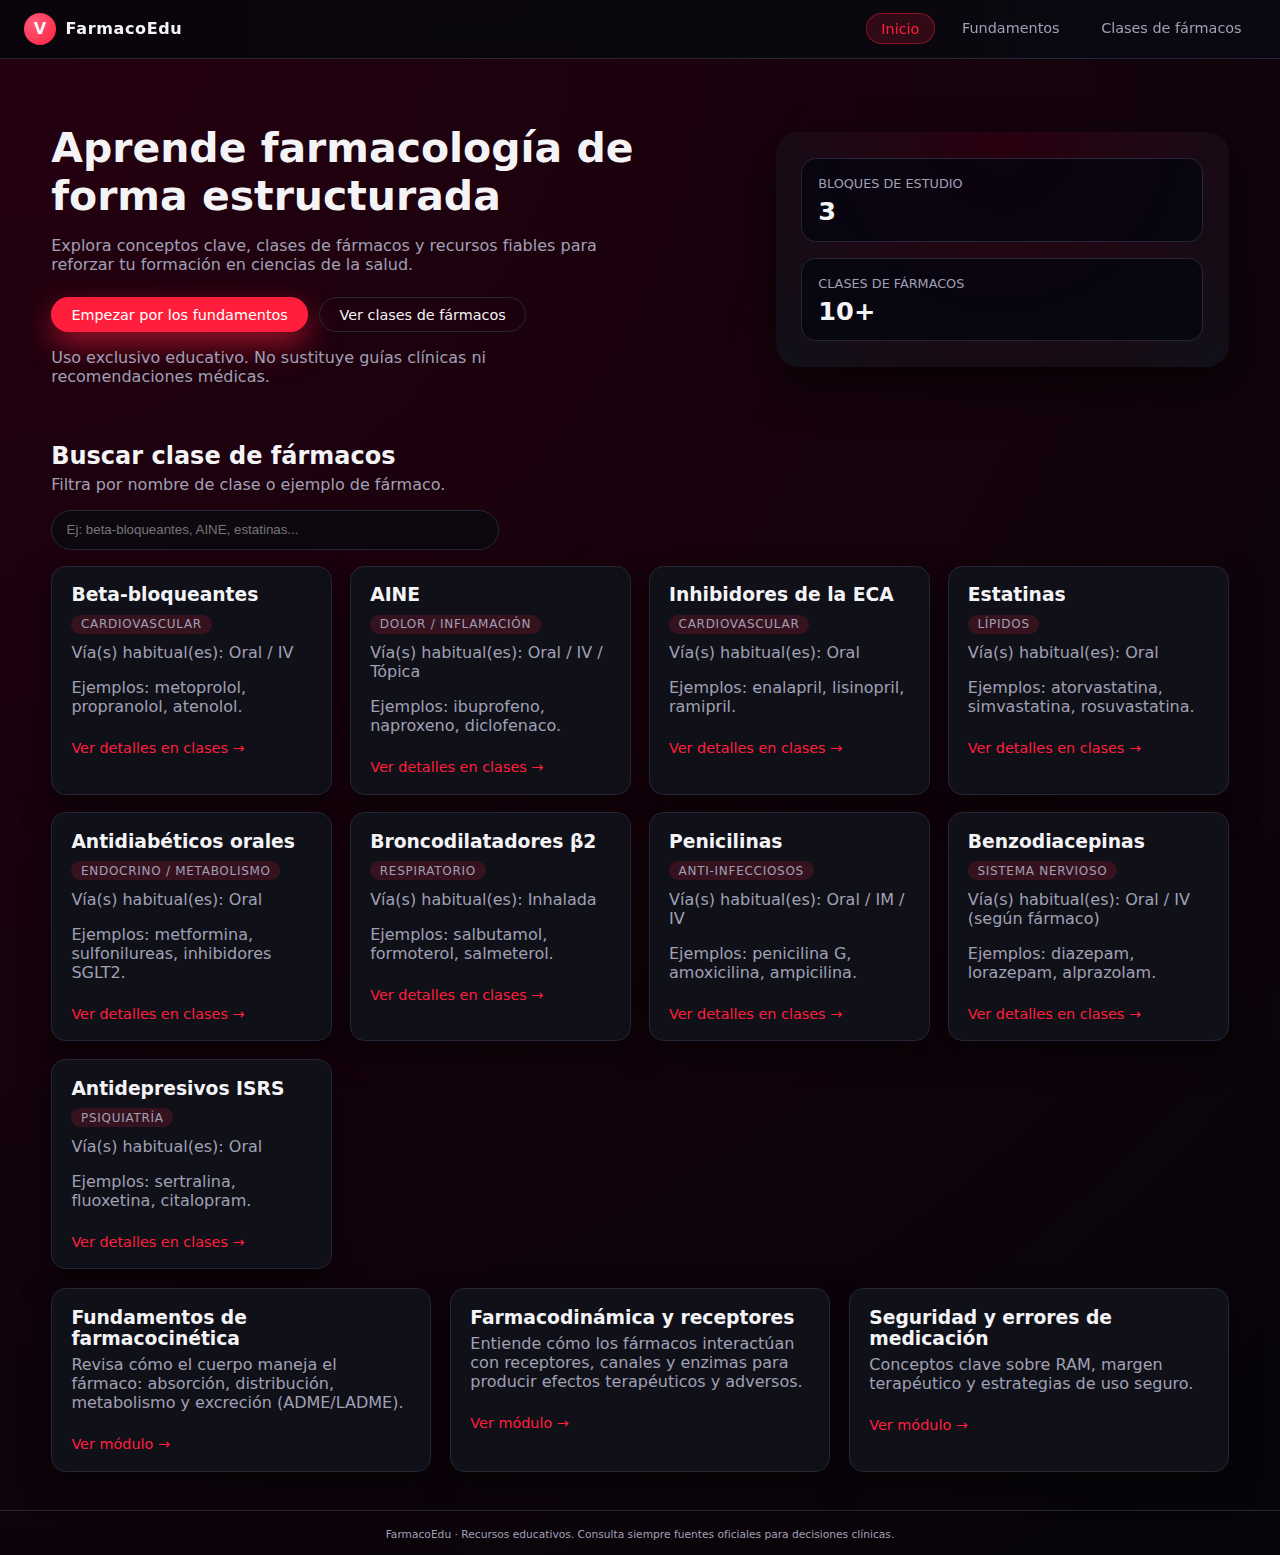
<file: docs/index.html>
<!DOCTYPE html>
<html lang="es">
<head>
  <meta charset="UTF-8" />
  <title>FarmacoEdu | Inicio</title>
  <meta name="viewport" content="width=device-width, initial-scale=1" />
  <link rel="stylesheet" href="style.css" />
</head>
<body class="theme-dark">
  <header class="app-header">
    <div class="logo">
      <span class="logo-mark">V</span>
      <span class="logo-text">FarmacoEdu</span>
    </div>
    <button class="nav-toggle" aria-label="Abrir menú">
      ☰
    </button>
    <nav class="app-nav">
      <a href="index.html" class="nav-link active">Inicio</a>
      <a href="fundamentos.html" class="nav-link">Fundamentos</a>
      <a href="clases.html" class="nav-link">Clases de fármacos</a>
    </nav>
  </header>

  <main class="app-main">
    <section class="hero">
      <div class="hero-content">
        <h1>Aprende farmacología de forma estructurada</h1>
        <p>
          Explora conceptos clave, clases de fármacos y recursos fiables para
          reforzar tu formación en ciencias de la salud.
        </p>
        <div class="hero-actions">
          <a href="fundamentos.html" class="btn primary">Empezar por los fundamentos</a>
          <a href="clases.html" class="btn ghost">Ver clases de fármacos</a>
        </div>
        <p class="hero-note">
          Uso exclusivo educativo. No sustituye guías clínicas ni recomendaciones médicas.
        </p>
      </div>
      <div class="hero-panel">
        <div class="stat-card">
          <span class="stat-label">Bloques de estudio</span>
          <span class="stat-value">3</span>
        </div>
        <div class="stat-card">
          <span class="stat-label">Clases de fármacos</span>
          <span class="stat-value">10+</span>
        </div>
      </div>
    </section>

    <section class="section">
      <header class="section-header">
        <h2>Buscar clase de fármacos</h2>
        <p>Filtra por nombre de clase o ejemplo de fármaco.</p>
      </header>
      <div class="search-bar">
        <input
          type="search"
          id="search-input"
          placeholder="Ej: beta-bloqueantes, AINE, estatinas..."
          autocomplete="off"
        />
      </div>
      <div class="card-grid" id="search-results">
        <!-- Se rellena dinámicamente desde app.js -->
      </div>
    </section>

    <section class="section section-grid">
      <article class="info-card">
        <h3>Fundamentos de farmacocinética</h3>
        <p>
          Revisa cómo el cuerpo maneja el fármaco: absorción, distribución,
          metabolismo y excreción (ADME/LADME).
        </p>
        <a href="fundamentos.html#farmacocinetica" class="card-link">
          Ver módulo →
        </a>
      </article>
      <article class="info-card">
        <h3>Farmacodinámica y receptores</h3>
        <p>
          Entiende cómo los fármacos interactúan con receptores, canales y enzimas
          para producir efectos terapéuticos y adversos.
        </p>
        <a href="fundamentos.html#farmacodinamica" class="card-link">
          Ver módulo →
        </a>
      </article>
      <article class="info-card">
        <h3>Seguridad y errores de medicación</h3>
        <p>
          Conceptos clave sobre RAM, margen terapéutico y estrategias de uso seguro.
        </p>
        <a href="fundamentos.html#seguridad" class="card-link">
          Ver módulo →
        </a>
      </article>
    </section>
  </main>

  <footer class="app-footer">
    <small>
      FarmacoEdu · Recursos educativos. Consulta siempre fuentes oficiales para decisiones clínicas.
    </small>
  </footer>

  <script src="app.js"></script>
</body>
</html>
</file>
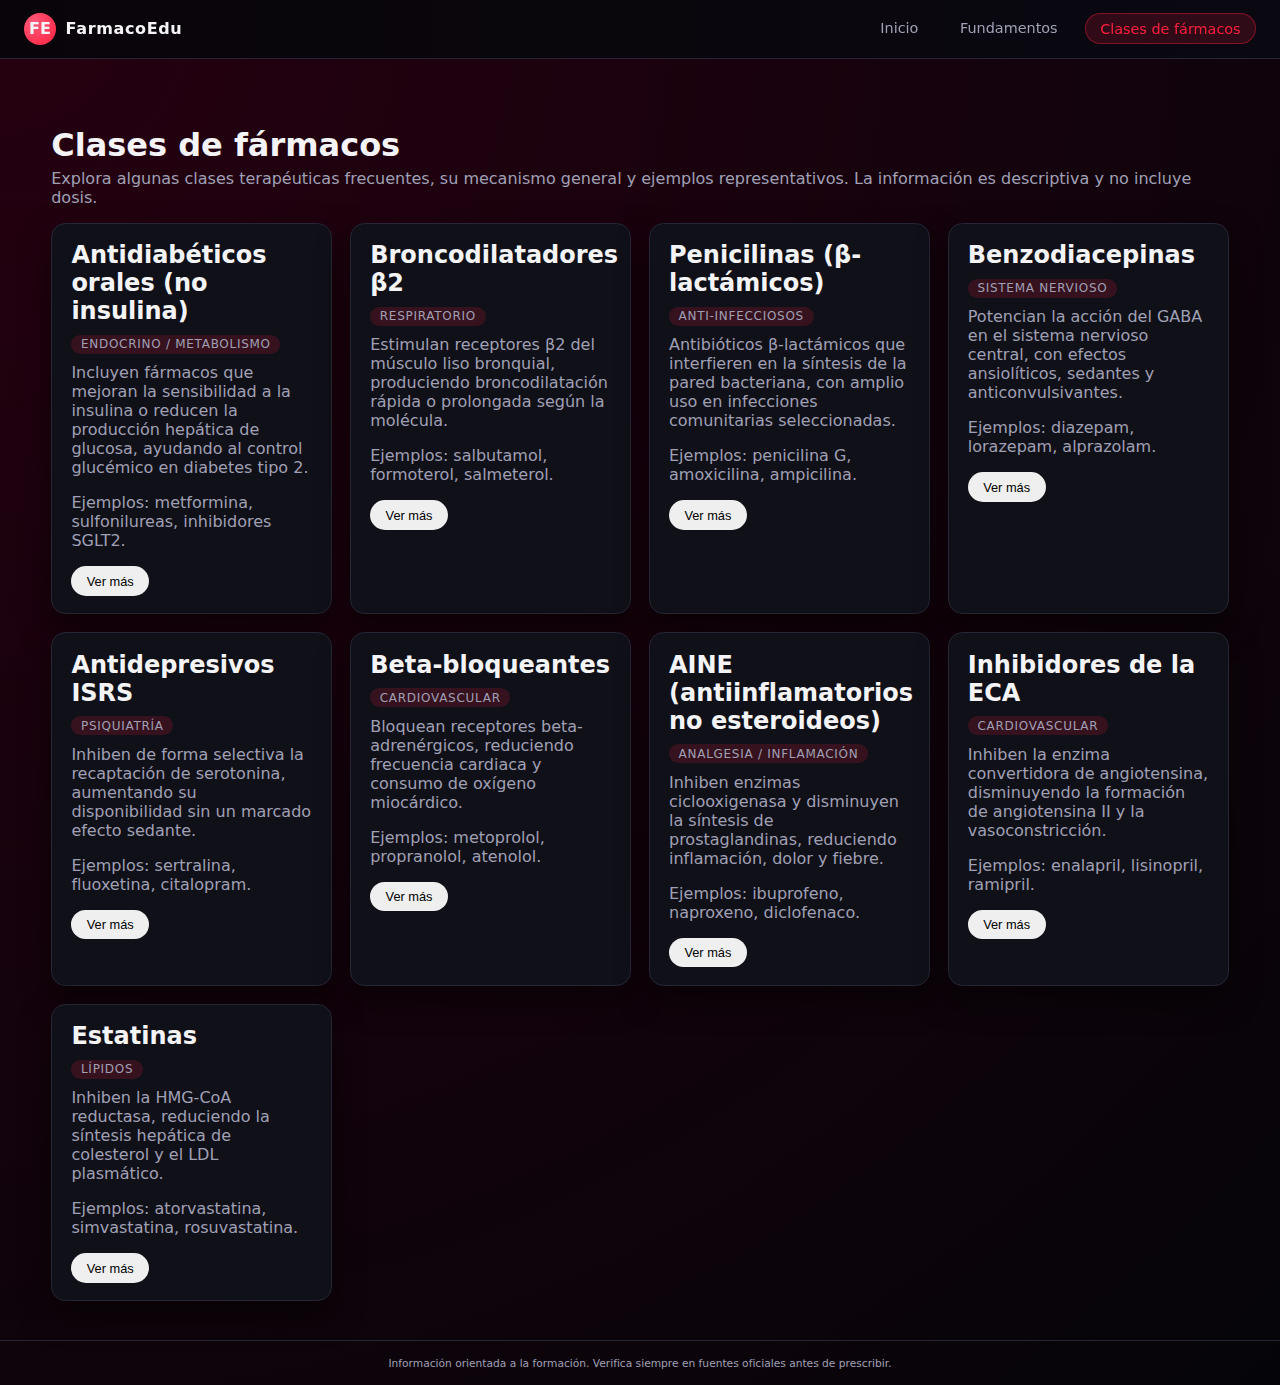
<file: docs/clases.html>
<!DOCTYPE html>
<html lang="es">
<head>
  <meta charset="UTF-8" />
  <title>FarmacoEdu | Clases de fármacos</title>
  <meta name="viewport" content="width=device-width, initial-scale=1" />
  <link rel="stylesheet" href="style.css" />
</head>
<body class="theme-dark">
  <header class="app-header">
    <div class="logo">
      <span class="logo-mark">FE</span>
      <span class="logo-text">FarmacoEdu</span>
    </div>
    <button class="nav-toggle" aria-label="Abrir menú">☰</button>
    <nav class="app-nav">
      <a href="index.html" class="nav-link">Inicio</a>
      <a href="fundamentos.html" class="nav-link">Fundamentos</a>
      <a href="clases.html" class="nav-link active">Clases de fármacos</a>
    </nav>
  </header>

  <main class="app-main">
    <section class="section">
      <header class="section-header">
        <h1>Clases de fármacos</h1>
        <p>
          Explora algunas clases terapéuticas frecuentes, su mecanismo general
          y ejemplos representativos. La información es descriptiva y no incluye dosis.
        </p>
      </header>

      <div class="card-grid" data-filter-list>
                <!-- Endocrino: antidiabéticos orales -->
        <article class="drug-card" data-name="Antidiabéticos orales" data-example="metformina glibenclamida">
          <h2>Antidiabéticos orales (no insulina)</h2>
          <p class="chip">Endocrino / Metabolismo</p>
          <p class="drug-mechanism">
            Incluyen fármacos que mejoran la sensibilidad a la insulina o reducen la producción hepática de glucosa, ayudando al control glucémico en diabetes tipo 2.
          </p>
          <p class="drug-examples">
            Ejemplos: metformina, sulfonilureas, inhibidores SGLT2.
          </p>
          <button class="btn small" data-open-modal="antidiabeticos-orales">
            Ver más
          </button>
        </article>

        <!-- Respiratorio: broncodilatadores beta2 -->
        <article class="drug-card" data-name="Broncodilatadores beta-2" data-example="salbutamol salmeterol">
          <h2>Broncodilatadores β2</h2>
          <p class="chip">Respiratorio</p>
          <p class="drug-mechanism">
            Estimulan receptores β2 del músculo liso bronquial, produciendo broncodilatación rápida o prolongada según la molécula.
          </p>
          <p class="drug-examples">
            Ejemplos: salbutamol, formoterol, salmeterol.
          </p>
          <button class="btn small" data-open-modal="beta2">
            Ver más
          </button>
        </article>

        <!-- Anti-infecciosos: penicilinas -->
        <article class="drug-card" data-name="Penicilinas" data-example="amoxicilina penicilina">
          <h2>Penicilinas (β-lactámicos)</h2>
          <p class="chip">Anti-infecciosos</p>
          <p class="drug-mechanism">
            Antibióticos β-lactámicos que interfieren en la síntesis de la pared bacteriana, con amplio uso en infecciones comunitarias seleccionadas.
          </p>
          <p class="drug-examples">
            Ejemplos: penicilina G, amoxicilina, ampicilina.
          </p>
          <button class="btn small" data-open-modal="penicilinas">
            Ver más
          </button>
        </article>

        <!-- Sistema nervioso: benzodiacepinas -->
        <article class="drug-card" data-name="Benzodiacepinas" data-example="diazepam lorazepam">
          <h2>Benzodiacepinas</h2>
          <p class="chip">Sistema nervioso</p>
          <p class="drug-mechanism">
            Potencian la acción del GABA en el sistema nervioso central, con efectos ansiolíticos, sedantes y anticonvulsivantes.
          </p>
          <p class="drug-examples">
            Ejemplos: diazepam, lorazepam, alprazolam.
          </p>
          <button class="btn small" data-open-modal="benzodiacepinas">
            Ver más
          </button>
        </article>

        <!-- Sistema nervioso: ISRS -->
        <article class="drug-card" data-name="ISRS" data-example="sertralina fluoxetina">
          <h2>Antidepresivos ISRS</h2>
          <p class="chip">Psiquiatría</p>
          <p class="drug-mechanism">
            Inhiben de forma selectiva la recaptación de serotonina, aumentando su disponibilidad sin un marcado efecto sedante.
          </p>
          <p class="drug-examples">
            Ejemplos: sertralina, fluoxetina, citalopram.
          </p>
          <button class="btn small" data-open-modal="isrs">
            Ver más
          </button>
        </article>

        <article class="drug-card" data-name="Beta-bloqueantes" data-example="metoprolol propranolol">
          <h2>Beta-bloqueantes</h2>
          <p class="chip">Cardiovascular</p>
          <p class="drug-mechanism">
            Bloquean receptores beta-adrenérgicos, reduciendo frecuencia cardiaca y consumo
            de oxígeno miocárdico.
          </p>
          <p class="drug-examples">
            Ejemplos: metoprolol, propranolol, atenolol.
          </p>
          <button class="btn small" data-open-modal="beta-bloqueantes">
            Ver más
          </button>
        </article>

        <article class="drug-card" data-name="AINE" data-example="ibuprofeno naproxeno">
          <h2>AINE (antiinflamatorios no esteroideos)</h2>
          <p class="chip">Analgesia / Inflamación</p>
          <p class="drug-mechanism">
            Inhiben enzimas ciclooxigenasa y disminuyen la síntesis de prostaglandinas,
            reduciendo inflamación, dolor y fiebre.
          </p>
          <p class="drug-examples">
            Ejemplos: ibuprofeno, naproxeno, diclofenaco.
          </p>
          <button class="btn small" data-open-modal="aine">
            Ver más
          </button>
        </article>

        <article class="drug-card" data-name="Inhibidores de la ECA" data-example="enalapril lisinopril">
          <h2>Inhibidores de la ECA</h2>
          <p class="chip">Cardiovascular</p>
          <p class="drug-mechanism">
            Inhiben la enzima convertidora de angiotensina, disminuyendo la formación de
            angiotensina II y la vasoconstricción.
          </p>
          <p class="drug-examples">
            Ejemplos: enalapril, lisinopril, ramipril.
          </p>
          <button class="btn small" data-open-modal="ieca">
            Ver más
          </button>
        </article>

        <article class="drug-card" data-name="Estatinas" data-example="atorvastatina simvastatina">
          <h2>Estatinas</h2>
          <p class="chip">Lípidos</p>
          <p class="drug-mechanism">
            Inhiben la HMG-CoA reductasa, reduciendo la síntesis hepática de colesterol
            y el LDL plasmático.
          </p>
          <p class="drug-examples">
            Ejemplos: atorvastatina, simvastatina, rosuvastatina.
          </p>
          <button class="btn small" data-open-modal="estatinas">
            Ver más
          </button>
        </article>
      </div>
    </section>
  </main>

  <!-- Modal genérico -->
  <div class="modal" id="modal">
    <div class="modal-backdrop" data-close-modal></div>
    <div class="modal-dialog">
      <button class="modal-close" aria-label="Cerrar" data-close-modal>×</button>
      <div class="modal-content" id="modal-content">
        <!-- Se llena desde app.js -->
      </div>
    </div>
  </div>

  <footer class="app-footer">
    <small>
      Información orientada a la formación. Verifica siempre en fuentes oficiales antes de prescribir.
    </small>
  </footer>

  <script src="app.js"></script>
</body>
</html>
</file>
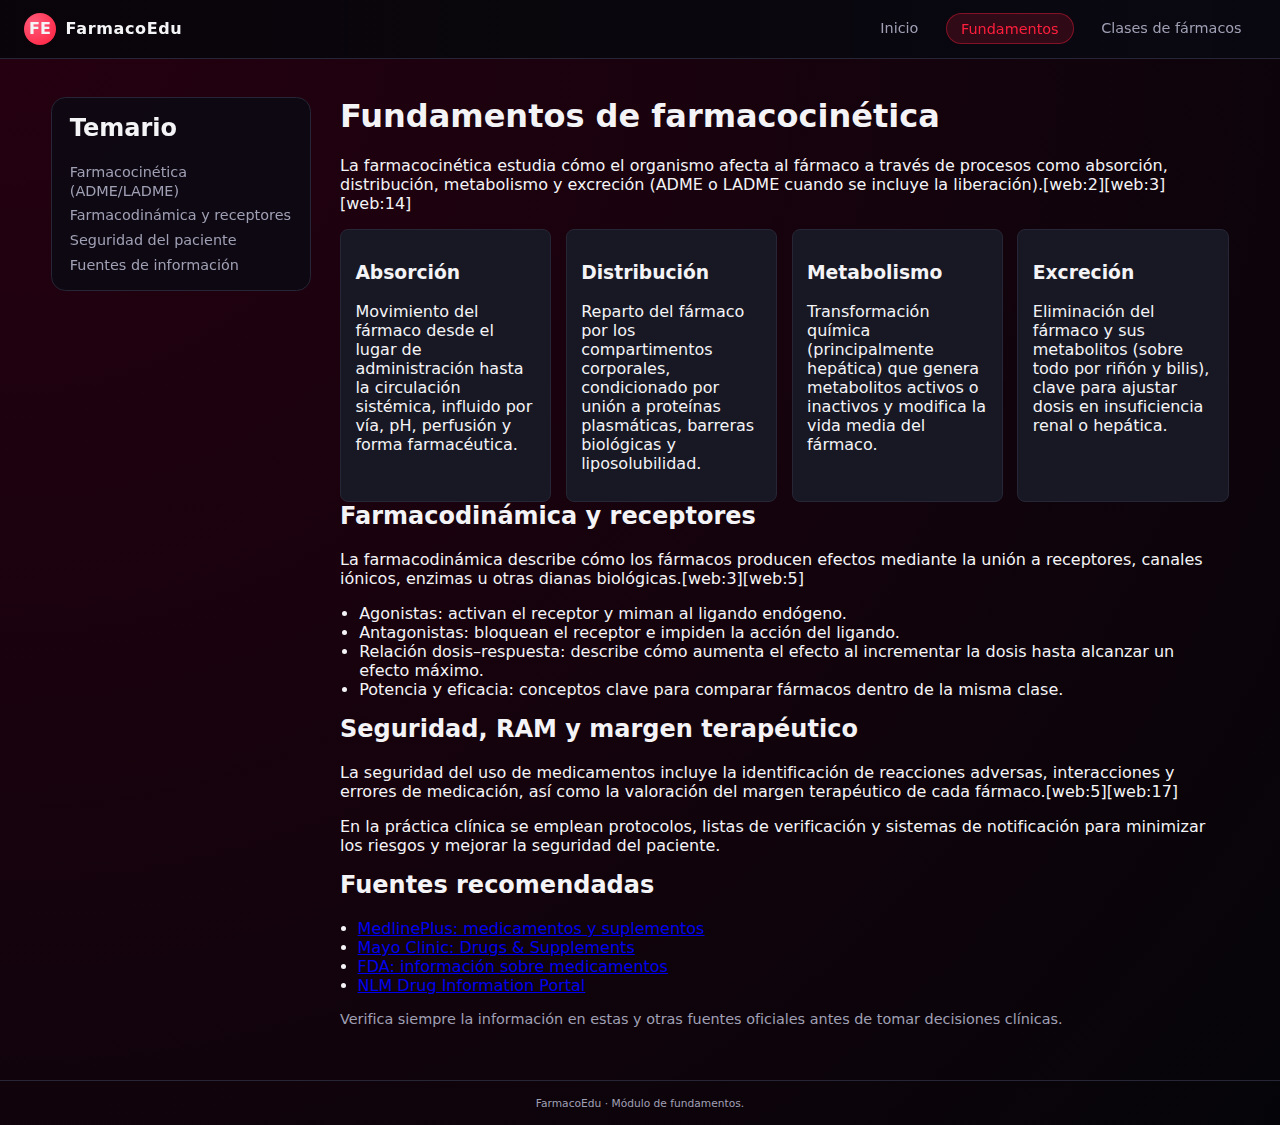
<file: docs/fundamentos.html>
<!DOCTYPE html>
<html lang="es">
<head>
  <meta charset="UTF-8" />
  <title>FarmacoEdu | Fundamentos</title>
  <meta name="viewport" content="width=device-width, initial-scale=1" />
  <link rel="stylesheet" href="style.css" />
</head>
<body class="theme-dark">
  <header class="app-header">
    <div class="logo">
      <span class="logo-mark">FE</span>
      <span class="logo-text">FarmacoEdu</span>
    </div>
    <button class="nav-toggle" aria-label="Abrir menú">☰</button>
    <nav class="app-nav">
      <a href="index.html" class="nav-link">Inicio</a>
      <a href="fundamentos.html" class="nav-link active">Fundamentos</a>
      <a href="clases.html" class="nav-link">Clases de fármacos</a>
    </nav>
  </header>

  <main class="app-main article-layout">
    <aside class="article-toc">
      <h2>Temario</h2>
      <ul>
        <li><a href="#farmacocinetica">Farmacocinética (ADME/LADME)</a></li>
        <li><a href="#farmacodinamica">Farmacodinámica y receptores</a></li>
        <li><a href="#seguridad">Seguridad del paciente</a></li>
        <li><a href="#fuentes">Fuentes de información</a></li>
      </ul>
    </aside>

    <article class="article-content">
      <section id="farmacocinetica">
        <h1>Fundamentos de farmacocinética</h1>
        <p>
          La farmacocinética estudia cómo el organismo afecta al fármaco a través de
          procesos como absorción, distribución, metabolismo y excreción (ADME o LADME
          cuando se incluye la liberación).[web:2][web:3][web:14]
        </p>
        <div class="concept-grid">
          <div class="concept-card">
            <h3>Absorción</h3>
            <p>
              Movimiento del fármaco desde el lugar de administración hasta la circulación
              sistémica, influido por vía, pH, perfusión y forma farmacéutica.
            </p>
          </div>
          <div class="concept-card">
            <h3>Distribución</h3>
            <p>
              Reparto del fármaco por los compartimentos corporales, condicionado por
              unión a proteínas plasmáticas, barreras biológicas y liposolubilidad.
            </p>
          </div>
          <div class="concept-card">
            <h3>Metabolismo</h3>
            <p>
              Transformación química (principalmente hepática) que genera metabolitos
              activos o inactivos y modifica la vida media del fármaco.
            </p>
          </div>
          <div class="concept-card">
            <h3>Excreción</h3>
            <p>
              Eliminación del fármaco y sus metabolitos (sobre todo por riñón y bilis),
              clave para ajustar dosis en insuficiencia renal o hepática.
            </p>
          </div>
        </div>
      </section>

      <section id="farmacodinamica">
        <h2>Farmacodinámica y receptores</h2>
        <p>
          La farmacodinámica describe cómo los fármacos producen efectos mediante la
          unión a receptores, canales iónicos, enzimas u otras dianas biológicas.[web:3][web:5]
        </p>
        <ul class="bullet-list">
          <li>Agonistas: activan el receptor y miman al ligando endógeno.</li>
          <li>Antagonistas: bloquean el receptor e impiden la acción del ligando.</li>
          <li>
            Relación dosis–respuesta: describe cómo aumenta el efecto al incrementar la dosis
            hasta alcanzar un efecto máximo.
          </li>
          <li>
            Potencia y eficacia: conceptos clave para comparar fármacos dentro de la misma clase.
          </li>
        </ul>
      </section>

      <section id="seguridad">
        <h2>Seguridad, RAM y margen terapéutico</h2>
        <p>
          La seguridad del uso de medicamentos incluye la identificación de reacciones
          adversas, interacciones y errores de medicación, así como la valoración del
          margen terapéutico de cada fármaco.[web:5][web:17]
        </p>
        <p>
          En la práctica clínica se emplean protocolos, listas de verificación y sistemas de
          notificación para minimizar los riesgos y mejorar la seguridad del paciente.
        </p>
      </section>

      <section id="fuentes">
        <h2>Fuentes recomendadas</h2>
        <ul class="resource-list">
          <li><a href="https://medlineplus.gov/druginformation.html" target="_blank">MedlinePlus: medicamentos y suplementos</a></li>
          <li><a href="https://www.mayoclinic.org/drugs-supplements" target="_blank">Mayo Clinic: Drugs & Supplements</a></li>
          <li><a href="https://www.fda.gov/drugs" target="_blank">FDA: información sobre medicamentos</a></li>
          <li><a href="https://druginfo.nlm.nih.gov" target="_blank">NLM Drug Information Portal</a></li>
        </ul>
        <p class="disclaimer">
          Verifica siempre la información en estas y otras fuentes oficiales antes de tomar decisiones clínicas.
        </p>
      </section>
    </article>
  </main>

  <footer class="app-footer">
    <small>FarmacoEdu · Módulo de fundamentos.</small>
  </footer>

  <script src="app.js"></script>
</body>
</html>
</file>
<file: docs/style.css>
:root {
  --color-bg: #050509;
  --color-surface: #101018;
  --color-surface-alt: #181824;
  --color-primary: #ff1f3d;
  --color-primary-soft: rgba(255, 31, 61, 0.16);
  --color-text: #f4f4f7;
  --color-text-muted: #a0a0b5;
  --color-border: #262636;
  --radius-sm: 0.5rem;
  --radius-md: 0.9rem;
  --radius-lg: 1.4rem;
  --shadow-soft: 0 18px 45px rgba(0, 0, 0, 0.6);
  --font-sans: system-ui, -apple-system, BlinkMacSystemFont, "Segoe UI", sans-serif;
}

*,
*::before,
*::after {
  box-sizing: border-box;
}

body {
  margin: 0;
  font-family: var(--font-sans);
  background: radial-gradient(circle at top left, #260010, var(--color-bg));
  color: var(--color-text);
}

/* Layout base */

.app-header {
  position: sticky;
  top: 0;
  z-index: 10;
  display: flex;
  align-items: center;
  justify-content: space-between;
  padding: 0.8rem 1.5rem;
  background: linear-gradient(to right, #050509dd, #090912dd);
  backdrop-filter: blur(18px);
  border-bottom: 1px solid var(--color-border);
}

.logo {
  display: flex;
  align-items: center;
  gap: 0.6rem;
}

.logo-mark {
  width: 2rem;
  height: 2rem;
  border-radius: 999px;
  background: radial-gradient(circle at 30% 30%, #ff5a7a, var(--color-primary));
  display: flex;
  align-items: center;
  justify-content: center;
  font-weight: 700;
}

.logo-text {
  font-weight: 600;
  letter-spacing: 0.04em;
}

.app-nav {
  display: flex;
  gap: 0.8rem;
}

.nav-link {
  padding: 0.4rem 0.9rem;
  border-radius: 999px;
  text-decoration: none;
  color: var(--color-text-muted);
  font-size: 0.9rem;
  transition: background 0.2s ease, color 0.2s ease, transform 0.15s ease;
}

.nav-link:hover {
  background: var(--color-surface-alt);
  color: var(--color-text);
  transform: translateY(-1px);
}

.nav-link.active {
  background: var(--color-primary-soft);
  color: var(--color-primary);
  border: 1px solid rgba(255, 31, 61, 0.4);
}

.nav-toggle {
  display: none;
  background: transparent;
  border: none;
  color: var(--color-text);
  font-size: 1.4rem;
}

/* Main layout */

.app-main {
  min-height: calc(100vh - 4rem);
  padding: clamp(1.4rem, 4vw, 2.4rem) clamp(1.2rem, 4vw, 3.2rem);
}

/* Hero */

.hero {
  display: grid;
  grid-template-columns: minmax(0, 2.1fr) minmax(0, 1.4fr);
  gap: clamp(1.5rem, 4vw, 2.8rem);
  align-items: center;
  margin-bottom: 2.5rem;
}

.hero-content h1 {
  font-size: clamp(1.9rem, 3.2vw, 2.6rem);
  margin-bottom: 0.4rem;
}

.hero-content p {
  color: var(--color-text-muted);
  max-width: 36rem;
}

.hero-actions {
  display: flex;
  flex-wrap: wrap;
  gap: 0.7rem;
  margin: 1.4rem 0 0.5rem;
}

.hero-panel {
  background: radial-gradient(circle at top, #2a0010, var(--color-surface));
  border-radius: var(--radius-lg);
  padding: 1.6rem;
  box-shadow: var(--shadow-soft);
  display: grid;
  grid-template-columns: 1fr;
  gap: 1rem;
}

.stat-card {
  background: rgba(5, 5, 15, 0.8);
  border-radius: var(--radius-md);
  border: 1px solid var(--color-border);
  padding: 0.9rem 1rem;
}

.stat-label {
  font-size: 0.8rem;
  text-transform: uppercase;
  color: var(--color-text-muted);
}

.stat-value {
  display: block;
  margin-top: 0.25rem;
  font-size: 1.6rem;
  font-weight: 600;
}

/* Secciones y tarjetas */

.section {
  margin-top: 1.8rem;
}

.section-header h2,
.section-header h1 {
  margin: 0;
}

.section-header p {
  margin-top: 0.3rem;
  color: var(--color-text-muted);
}

.section-grid {
  display: grid;
  grid-template-columns: repeat(auto-fit, minmax(230px, 1fr));
  gap: 1.2rem;
  margin-top: 1.2rem;
}

.info-card,
.drug-card {
  background: var(--color-surface);
  border-radius: var(--radius-md);
  padding: 1.1rem 1.2rem;
  border: 1px solid var(--color-border);
  box-shadow: 0 14px 30px rgba(0, 0, 0, 0.5);
  transition: transform 0.18s ease, box-shadow 0.2s ease, border-color 0.2s ease;
}

.info-card:hover,
.drug-card:hover {
  transform: translateY(-3px);
  box-shadow: 0 20px 50px rgba(0, 0, 0, 0.7);
  border-color: var(--color-primary-soft);
}

.info-card h3,
.drug-card h2 {
  margin-top: 0;
  margin-bottom: 0.4rem;
}

.info-card p,
.drug-card p {
  margin-top: 0.2rem;
  color: var(--color-text-muted);
}

.card-link {
  display: inline-flex;
  align-items: center;
  gap: 0.3rem;
  margin-top: 0.5rem;
  font-size: 0.9rem;
  color: var(--color-primary);
  text-decoration: none;
}

/* Chips y grid de tarjetas */

.card-grid {
  display: grid;
  grid-template-columns: repeat(auto-fit, minmax(250px, 1fr));
  gap: 1.1rem;
  margin-top: 1rem;
}

.chip {
  display: inline-flex;
  align-items: center;
  padding: 0.15rem 0.6rem;
  border-radius: 999px;
  background: var(--color-primary-soft);
  color: var(--color-primary);
  font-size: 0.75rem;
  text-transform: uppercase;
  letter-spacing: 0.06em;
  margin-bottom: 0.4rem;
}

/* Search bar */

.search-bar {
  margin-top: 1rem;
}

.search-bar input {
  width: 100%;
  max-width: 28rem;
  padding: 0.7rem 0.9rem;
  border-radius: 999px;
  border: 1px solid var(--color-border);
  background: rgba(10, 10, 18, 0.8);
  color: var(--color-text);
  outline: none;
  transition: border-color 0.18s ease, box-shadow 0.18s ease, background 0.18s ease;
}

.search-bar input:focus {
  border-color: var(--color-primary);
  box-shadow: 0 0 0 1px var(--color-primary-soft);
  background: #090911;
}

/* Botones */

.btn {
  display: inline-flex;
  align-items: center;
  justify-content: center;
  border-radius: 999px;
  border: 1px solid transparent;
  padding: 0.55rem 1.2rem;
  font-size: 0.9rem;
  cursor: pointer;
  text-decoration: none;
  transition: background 0.18s ease, transform 0.12s ease, box-shadow 0.18s ease,
    border-color 0.18s ease;
}

.btn.primary {
  background: var(--color-primary);
  color: #fff;
  box-shadow: 0 12px 30px rgba(255, 31, 61, 0.55);
}

.btn.primary:hover {
  transform: translateY(-2px);
  box-shadow: 0 16px 40px rgba(255, 31, 61, 0.7);
}

.btn.ghost {
  background: transparent;
  color: var(--color-text);
  border-color: var(--color-border);
}

.btn.ghost:hover {
  background: rgba(255, 255, 255, 0.03);
}

.btn.small {
  padding: 0.4rem 0.9rem;
  font-size: 0.8rem;
}

/* Layout de artículo (fundamentos) */

.article-layout {
  display: grid;
  grid-template-columns: minmax(0, 260px) minmax(0, 1fr);
  gap: 1.8rem;
}

.article-toc {
  position: sticky;
  top: 4.3rem;
  align-self: flex-start;
  padding: 1rem 1.1rem;
  background: rgba(10, 10, 20, 0.8);
  border-radius: var(--radius-md);
  border: 1px solid var(--color-border);
}

.article-toc h2 {
  margin-top: 0;
}

.article-toc ul {
  list-style: none;
  padding: 0;
  margin: 0.5rem 0 0;
}

.article-toc li + li {
  margin-top: 0.35rem;
}

.article-toc a {
  text-decoration: none;
  font-size: 0.9rem;
  color: var(--color-text-muted);
}

.article-toc a:hover {
  color: var(--color-primary);
}

.article-content h1,
.article-content h2 {
  margin-top: 0;
}

.bullet-list {
  padding-left: 1.2rem;
}

.concept-grid {
  display: grid;
  grid-template-columns: repeat(auto-fit, minmax(190px, 1fr));
  gap: 0.9rem;
  margin-top: 0.8rem;
}

.concept-card {
  background: var(--color-surface-alt);
  padding: 0.8rem 0.9rem;
  border-radius: var(--radius-sm);
  border: 1px solid var(--color-border);
}

/* Recursos y footer */

.resource-list {
  padding-left: 1.1rem;
}

.disclaimer {
  margin-top: 0.6rem;
  color: var(--color-text-muted);
  font-size: 0.9rem;
}

.app-footer {
  padding: 0.9rem 1.4rem;
  border-top: 1px solid var(--color-border);
  color: var(--color-text-muted);
  font-size: 0.8rem;
  text-align: center;
}

/* Modal */

.modal {
  position: fixed;
  inset: 0;
  display: none;
  align-items: center;
  justify-content: center;
  z-index: 30;
}

.modal.is-open {
  display: flex;
}

.modal-backdrop {
  position: absolute;
  inset: 0;
  background: rgba(0, 0, 0, 0.7);
}

.modal-dialog {
  position: relative;
  z-index: 1;
  max-width: 520px;
  width: 90%;
  background: var(--color-surface);
  border-radius: var(--radius-md);
  border: 1px solid var(--color-border);
  box-shadow: var(--shadow-soft);
  padding: 1.2rem 1.3rem;
}

.modal-close {
  position: absolute;
  top: 0.5rem;
  right: 0.8rem;
  border: none;
  background: transparent;
  color: var(--color-text-muted);
  font-size: 1.4rem;
  cursor: pointer;
}

.modal-content h2 {
  margin-top: 0;
}

/* Responsive */

@media (max-width: 800px) {
  .hero {
    grid-template-columns: minmax(0, 1fr);
  }

  .article-layout {
    grid-template-columns: minmax(0, 1fr);
  }

  .article-toc {
    position: static;
    order: -1;
  }

  .app-nav {
    position: fixed;
    inset: 3.2rem 1rem auto;
    flex-direction: column;
    padding: 0.7rem;
    background: rgba(5, 5, 15, 0.96);
    border-radius: var(--radius-md);
    border: 1px solid var(--color-border);
    transform: translateY(-200%);
    opacity: 0;
    pointer-events: none;
    transition: transform 0.2s ease, opacity 0.2s ease;
  }

  .app-nav.is-open {
    transform: translateY(0);
    opacity: 1;
    pointer-events: auto;
  }

  .nav-toggle {
    display: inline-flex;
  }
}
/* Ajustes generales para móviles pequeños */
@media (max-width: 600px) {
  body {
    /* Menos padding visual y texto un poco más grande */
    font-size: 0.95rem;
  }

  .app-main {
    padding: 1rem 0.85rem 1.4rem;
  }

  .hero-content h1 {
    font-size: clamp(1.6rem, 7vw, 2.1rem);
  }

  .hero-content p {
    font-size: 0.9rem;
  }

  .hero-panel {
    padding: 1.1rem;
    grid-template-columns: 1fr;
  }

  .card-grid {
    grid-template-columns: minmax(0, 1fr);
  }

  .info-card,
  .drug-card {
    padding: 0.95rem 1rem;
  }

  .article-toc {
    margin-bottom: 1rem;
  }

  .search-bar input {
    max-width: 100%;
  }
}

/* Ajustes extra para móviles muy pequeños */
@media (max-width: 400px) {
  .app-header {
    padding-inline: 0.7rem;
  }

  .logo-text {
    font-size: 0.9rem;
  }

  .btn {
    width: 100%;
    justify-content: center;
  }

  .hero-actions {
    flex-direction: column;
  }
}
</file>
